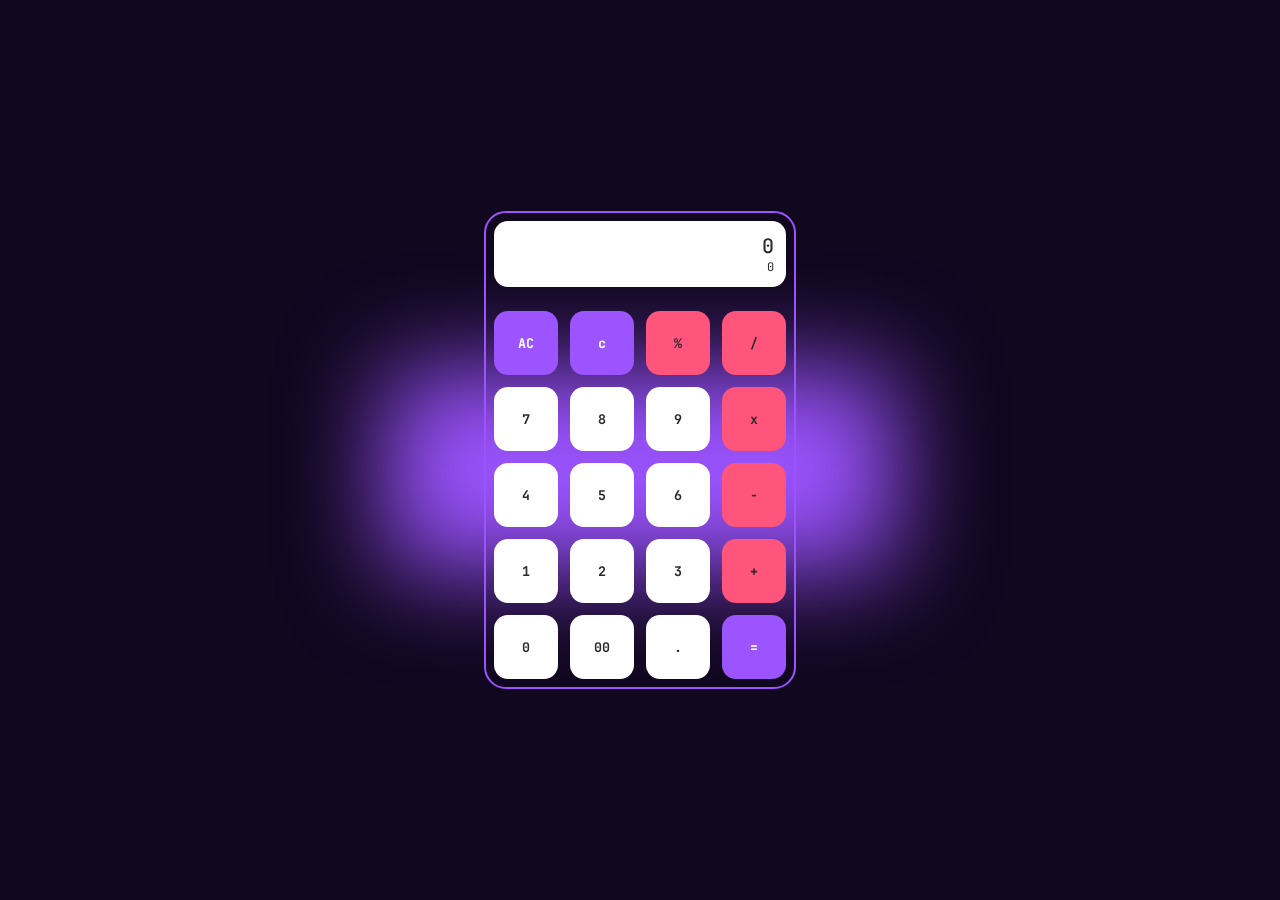
<file: 009/index.html>
<!DOCTYPE html>
<html lang="en">
<head>
    <meta charset="UTF-8">
    <meta name="viewport" content="width=device-width, initial-scale=1.0">
    <title>Calculator</title>
    <link rel="stylesheet" href="style.css">
</head>
<body>
    <div class="container">
        <div class="display">
            <strong disply-history>
                0
            </strong>
            <span display-value>
                0
            </span>
        </div>
        <div class="buttons">
            <div class="row">
                <button type="button" class="controlBtn" ctrl="reset">
                    AC
                </button>
                <button type="button" class="controlBtn" ctrl="pop">
                    c
                </button>
                <button type="button" class="operator" value="%">
                    %
                </button>
                <button type="button" class="operator" value="/">
                    /
                </button>
            </div>
            <div class="row">
                <button type="button" class="numeric" value="7">
                    7
                </button>
                <button type="button" class="numeric" value="8">
                    8
                </button>
                <button type="button" class="numeric" value="9">
                    9
                </button>
                <button type="button" class="operator" value="*">
                    x
                </button>
            </div>
            <div class="row">
                <button type="button" class="numeric" value="4">
                    4
                </button>
                <button type="button" class="numeric" value="5">
                    5
                </button>
                <button type="button" class="numeric" value="6">
                    6
                </button>
                <button type="button" class="operator" value="-">
                    -
                </button>
            </div>
            <div class="row">
                <button type="button" class="numeric" value="1">
                    1
                </button>
                <button type="button" class="numeric" value="2">
                    2
                </button>
                <button type="button" class="numeric" value="3">
                    3
                </button>
                <button type="button" class="operator" value="+">
                    +
                </button>
            </div>
            <div class="row">
                <button type="button" class="numeric" value="0">
                    0
                </button>
                <button type="button" class="numeric" value="00">
                    00
                </button>
                <button type="button" class="numeric" value=".">
                    .
                </button>
                <button type="button" class="controlBtn" ctrl="evaluate">
                    =
                </button>
            </div>
        </div>
    </div>

    <code debug-output>

    </code>
    <script src="script.js"></script>
</body>
</html>
</file>
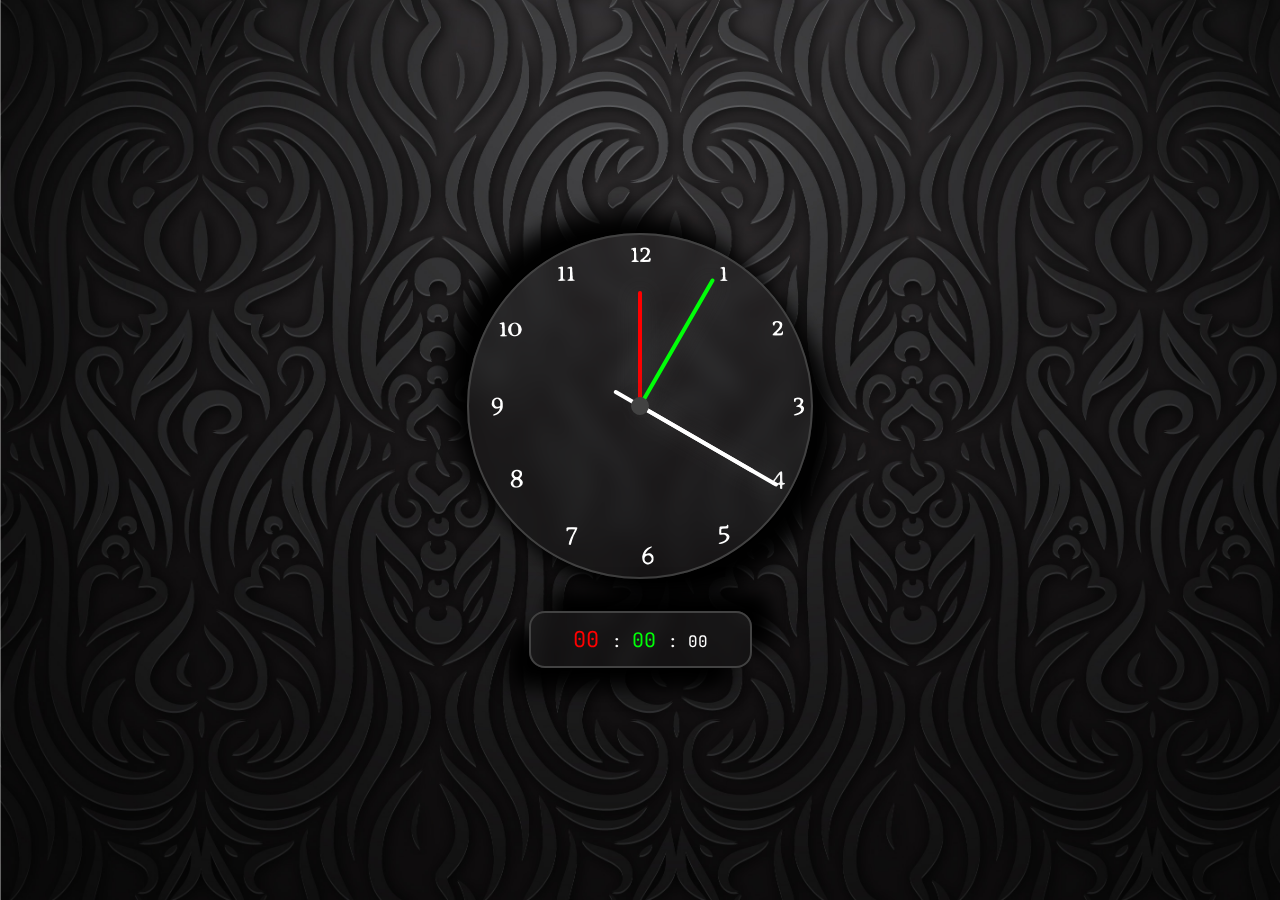
<file: 010/index.html>
<!DOCTYPE html>
<html lang="en">

<head>
    <meta charset="UTF-8">
    <meta name="viewport" content="width=device-width, initial-scale=1.0">
    <title>Clock</title>
    <link rel="stylesheet" href="style.css">
</head>

<body>
    <div class="analog-clock-container">
        <div class="hrs-hand"></div>
        <div class="min-hand"></div>
        <div class="sec-hand"></div>
    </div>
    <div class="digital-clock-container">
        <div class="time-display">
            <span class="hrs-display">
                00
            </span>
            <span class="sep">:</span>
            <span class="min-display">
                00
            </span>
            <span class="sep">:</span>
            <span class="sec-display">
                00
            </span>
        </div>
    </div>
    <script src="./script.js"></script>
</body>

</html>
</file>
<file: 009/style.css>
:root {}

@font-face {
    font-family: myFont;
    src: url(./JetBrainsMono.ttf);
}

* {
    font-family: myFont;
    color: #2b2b2b;
}

body {
    background-color: #11071F;
    width: 100vw;
    height: 100vh;
    align-items: center;
    justify-content: center;
    display: flex;
    overflow: hidden;
    margin: 0;
    padding: 0;

    div.container {
        width: fit-content;
        background-color: transparent;
        border-radius: 22px;
        display: flex;
        flex-direction: column;
        align-items: center;
        justify-content: center;
        padding: 8px;
        box-sizing: border-box;
        gap: 24px;
        backdrop-filter: blur(5px);
        border: 2px solid #9c54ff;

        &::before {
            content: "";
            display: block;
            box-shadow: 0px 20px 100px 100px #9c54ff;
            width: 100%;
            height: 0;
            position: absolute;
            z-index: -1;
        }

        div.display {
            border-radius: 14px;
            background-color: white;
            width: 100%;
            display: flex;
            align-items: flex-end;
            justify-content: flex-end;
            padding: 12px;
            box-sizing: border-box;
            flex-direction: column;

            strong {
                font-size: 20px;
                font-weight: 600;
            }

            span {
                font-size: 12px;
                font-weight: 400;
            }
        }

        div.buttons {
            display: flex;
            flex-direction: column;
            flex-wrap: wrap;
            gap: 12px;
            align-items: center;
            justify-content: center;

            div.row {
                display: flex;
                flex-direction: row;
                gap: 12px;
            }

            div.row {
                button {
                    width: 64px;
                    height: 64px;
                    border-radius: 14px;
                    outline: 0;
                    font-weight: 700;
                    border: 0;
                    color: #3e3e3e;

                    &.controlBtn {
                        background-color: #9b54ff;
                        color: white;
                    }

                    &.operator {
                        background-color: #ff547b;
                        color: #2b2b2b;
                    }

                    &.numeric {
                        background-color: white;
                        color: #2b2b2b;
                    }
                }
            }
        }
    }
}

@media screen and (width<900) {
    div.container {
        transform: scale(2px);
    }
}
</file>
<file: 010/style.css>
:root {
    --hand-widness: 4px;
    --hrs-hand-color: #FF0000;
    --min-hand-color: #00FF08;
    --sec-hand-color: #FFF;
    --hrs-hand-length: calc(346px/2 - 56px);
    --min-hand-length: calc(346px/2 - 24px);
    --sec-hand-length: calc(346px/2 - 12px);
    /* must be negative */
    --sec-hand-tail-length: -28px;
    --analog-clock-container-shadow: 20px -20px 20px #000000, -20px 20px 20px #000000;
    --analog-clock-container-border: 2px solid #424242;
    --hand-shadow-blur: 20px;
    --hand-shadow-color: #424242;
    --hand-shadow: 0 0 var(--hand-shadow-blur) var(--hand-shadow-color);
    --hand-margin: -2px 0 0 -2px;
}

@font-face {
    font-family: myFont;
    src: url(./JetBrainsMono.ttf);
}

* {
    font-family: myFont;
    color: #FFF;
    user-select: none;
}

body {
    background: url(./background.jpg);
    background-size: cover;
    width: 100vw;
    height: 100vh;
    overflow: hidden;
    padding: 0;
    margin: 0;
    display: flex;
    align-items: center;
    justify-content: center;
    flex-direction: column;
    gap: 32px;

    div.analog-clock-container {
        background-size: contain;
        background-position: center;
        background-repeat: no-repeat;
        width: 346px;
        height: 346px;
        background-image: url(./dial.svg);
        border-radius: 50%;
        display: flex;
        align-items: center;
        justify-content: center;
        padding: 12px;
        box-sizing: border-box;
        z-index: 0;
        backdrop-filter: blur(12px);
        box-shadow: var(--analog-clock-container-shadow);
        border: var(--analog-clock-container-border);
        /* important for making the initial time 00:00:00*/
        transform: rotate(-90deg) !important;

        div.hrs-hand {
            height: 0px;
            width: 0px;
            z-index: 1;

            &::before {
                content: "";
                display: flex;
                width: var(--hrs-hand-length);
                height: var(--hand-widness);
                border-radius: calc(var(--hand-widness)/2);
                background-color: var(--hrs-hand-color);
                box-shadow: 0 0 var(--hand-shadow-blur) var(--hand-shadow-color);
                margin: var(--hand-margin);
            }
        }

        div.min-hand {
            height: 0px;
            width: 0px;
            transform: rotate(30deg);
            z-index: 2;

            &::before {
                content: "";
                display: flex;
                width: var(--min-hand-length);
                height: var(--hand-widness);
                border-radius: calc(var(--hand-widness)/2);
                background-color: var(--min-hand-color);
                box-shadow: 0 0 var(--hand-shadow-blur) var(--hand-shadow-color);
                margin: var(--hand-margin);
            }
        }

        div.sec-hand {
            height: 0px;
            width: 0px;
            transform: rotate(120deg);
            z-index: 3;

            &::before {
                content: "";
                display: flex;
                width: var(--sec-hand-length);
                height: var(--hand-widness);
                border-radius: calc(var(--hand-widness)/2);
                background-color: var(--sec-hand-color);
                box-shadow: var(--sec-hand-tail-length) 0 0 0 var(--sec-hand-color), var(--hand-shadow);
                margin: var(--hand-margin);
            }
        }

        &::after {
            content: "";
            display: block;
            height: 18px;
            width: 18px;
            background-color: #424242;
            z-index: 4;
            position: absolute;
            border-radius: 50%;

        }

        &::before {
            content: "";
            display: none;
            height: 0;
            aspect-ratio: 1 !important;
            background-color: transparent;
            z-index: -1;
            position: relative;
            border-radius: 50%;
            box-shadow: 170px -170px 175px 90px var(--hrs-hand-color), -170px 170px 175px 90px var(--min-hand-color);
        }
    }

    div.digital-clock-container {
        background-color: transparent;
        border-radius: 16px;
        display: flex;
        align-items: center;
        justify-content: center;
        padding: 12px 42px;
        box-sizing: border-box;
        z-index: 0;
        box-shadow: var(--analog-clock-container-shadow);
        backdrop-filter: blur(12px);
        border: var(--analog-clock-container-border);

        div.time-display {
            span.sep {
                color: #FFF;
            }

            span.hrs-display {
                color: var(--hrs-hand-color);
                font-size: 22px;
            }

            span.min-display {
                color: var(--min-hand-color);
                font-size: 20px;
            }

            span.sec-display {
                color: var(--sec-hand-color);
                font-size: 16px;
            }
        }
    }
}
</file>
